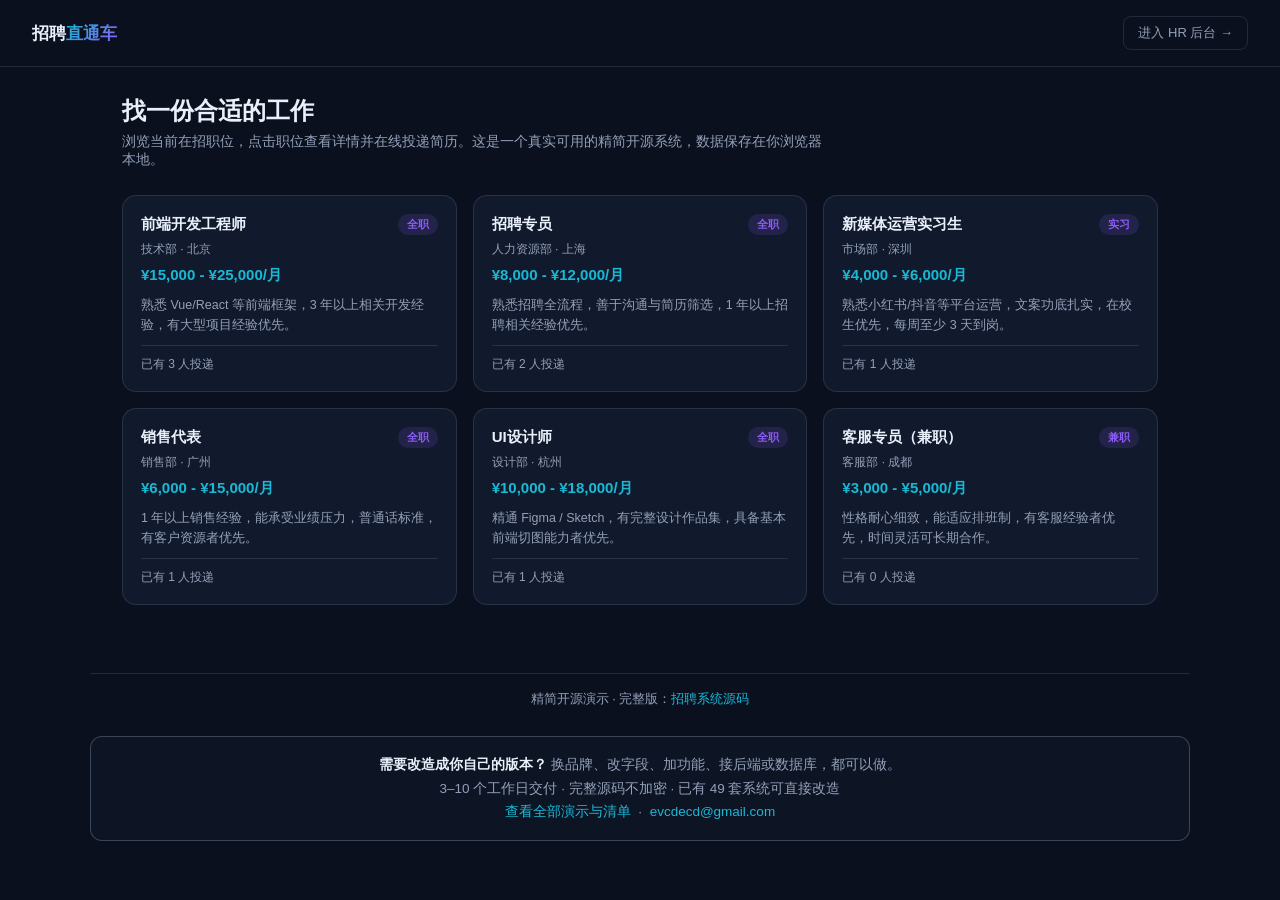
<file: index.html>
<!DOCTYPE html>
<html lang="zh-CN">
<head>
<meta charset="UTF-8">
<meta name="viewport" content="width=device-width, initial-scale=1.0">
<title>招聘系统（精简开源版）</title>
<meta name="description" content="免费开源的招聘系统精简版：职位浏览、在线投递简历、查看投递人数，后台职位与应聘管理，真实增删改查功能，纯前端+localStorage实现，可作为学习或二次开发起点。">
<link rel="stylesheet" href="style.css">
</head>
<body>
  <header class="topbar">
    <div class="brand">招聘<span class="accent">直通车</span></div>
    <a href="admin.html" class="nav-link">进入 HR 后台 →</a>
  </header>

  <main class="container">
    <div class="page-head">
      <h1>找一份合适的工作</h1>
      <p>浏览当前在招职位，点击职位查看详情并在线投递简历。这是一个真实可用的精简开源系统，数据保存在你浏览器本地。</p>
    </div>
    <div id="jobGrid" class="job-grid"></div>
  </main>

  <div class="modal-backdrop" id="modalBackdrop">
    <div class="modal">
      <button class="modal-close" id="btnCloseModal">&times;</button>
      <h2 id="modalJobTitle"></h2>
      <p class="sub" id="modalJobMeta"></p>
      <div class="booked-ranges" id="jobRequirements"></div>
      <div class="booked-ranges" id="applyCount"></div>
      <div id="modalMsg"></div>
      <form id="applyForm" novalidate>
        <div class="field">
          <label>姓名</label>
          <input id="candidateNameInput" type="text" required placeholder="用于联系你的姓名">
        </div>
        <div class="field">
          <label>手机号</label>
          <input id="phoneInput" type="text" required placeholder="用于 HR 联系你的手机号">
        </div>
        <div class="field">
          <label>简历摘要 / 自我介绍</label>
          <textarea id="resumeInput" rows="4" required placeholder="简单介绍一下你的工作经历、技能或优势"></textarea>
        </div>
        <button type="submit" class="btn btn-primary btn-block">提交应聘申请</button>
      </form>
    </div>
  </div>

  <script src="data.js"></script>
  <script src="script.js"></script>

<footer style="margin:40px auto 16px;max-width:1100px;padding:16px 20px 0;border-top:1px solid var(--line,rgba(147,160,184,.18));text-align:center;color:var(--muted,#93A0B8);font-size:13px">精简开源演示 &middot; 完整版：<a href="https://inzyxuashop.com/zhaopin-yuanma.html" target="_blank" rel="noopener" style="color:var(--cyan,#19B8D4);text-decoration:none">招聘系统源码</a></footer>

<!-- custom-delivery -->
<div style="max-width:1100px;margin:28px auto 34px;padding:16px 20px;border:1px solid rgba(147,160,184,.35);border-radius:12px;background:rgba(17,26,44,.55);font:13.5px/1.75 -apple-system,BlinkMacSystemFont,'Segoe UI','PingFang SC','Microsoft YaHei',sans-serif;color:#93a0b8;text-align:center">
  <strong style="color:#eaf0fa">需要改造成你自己的版本？</strong>
  换品牌、改字段、加功能、接后端或数据库，都可以做。<br>
  3–10 个工作日交付 · 完整源码不加密 · 已有 49 套系统可直接改造<br>
  <a href="https://inzyxuashop.com" style="color:#19b8d4;text-decoration:none">查看全部演示与清单</a>
  &nbsp;·&nbsp;
  <a href="mailto:evcdecd@gmail.com" style="color:#19b8d4;text-decoration:none">evcdecd@gmail.com</a>
</div>
</body>
</html>
</file>
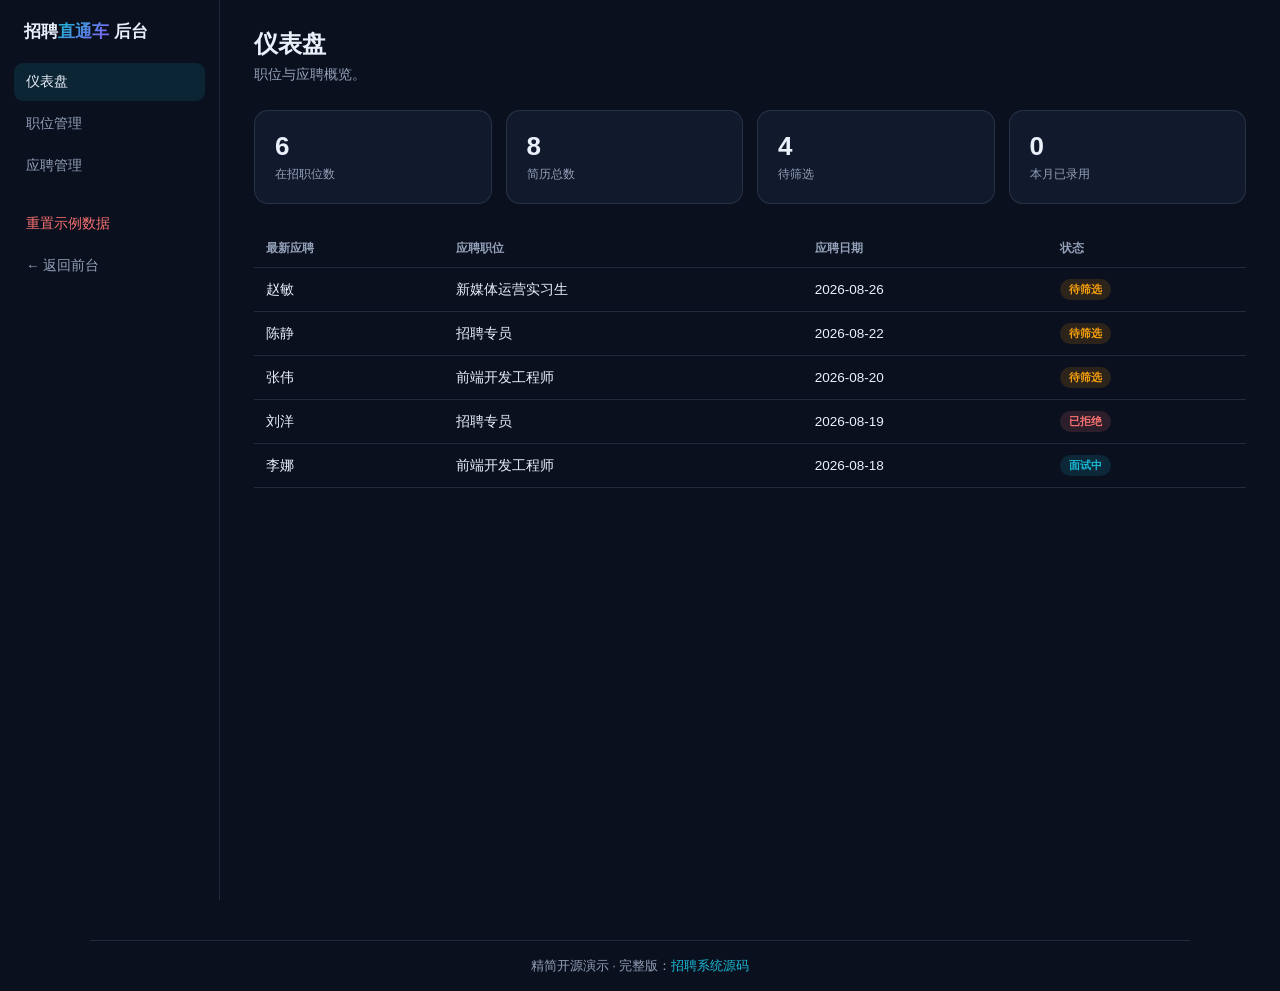
<file: admin.html>
<!DOCTYPE html>
<html lang="zh-CN">
<head>
<meta charset="UTF-8">
<meta name="viewport" content="width=device-width, initial-scale=1.0">
<title>HR后台 · 招聘系统（精简开源版）</title>
<link rel="stylesheet" href="style.css">
</head>
<body>
  <div class="admin-layout">
    <aside class="sidebar">
      <div class="brand">招聘<span class="accent">直通车</span> 后台</div>
      <div class="side-link active" data-view="dashboard">仪表盘</div>
      <div class="side-link" data-view="jobs">职位管理</div>
      <div class="side-link" data-view="applications">应聘管理</div>
      <div class="side-link" id="btnResetData" style="margin-top:20px;color:var(--red)">重置示例数据</div>
      <a href="index.html" class="side-link">← 返回前台</a>
    </aside>

    <main class="admin-main">
      <section id="view-dashboard" class="admin-view active">
        <div class="page-head"><h1>仪表盘</h1><p>职位与应聘概览。</p></div>
        <div class="stat-grid" id="statGrid"></div>
        <table>
          <thead><tr><th>最新应聘</th><th>应聘职位</th><th>应聘日期</th><th>状态</th></tr></thead>
          <tbody id="recentAppsBody"></tbody>
        </table>
      </section>

      <section id="view-jobs" class="admin-view">
        <div class="page-head"><h1>职位管理</h1><p>添加、编辑、上线或下架职位。</p></div>
        <div class="table-toolbar">
          <span></span>
          <button class="btn btn-primary btn-sm" id="btnAddJob">+ 新增职位</button>
        </div>
        <table>
          <thead><tr><th>职位名称</th><th>部门</th><th>城市</th><th>薪资范围</th><th>类型</th><th>状态</th><th>操作</th></tr></thead>
          <tbody id="jobsBody"></tbody>
        </table>
      </section>

      <section id="view-applications" class="admin-view">
        <div class="page-head"><h1>应聘管理</h1><p>按职位或状态筛选，推进应聘流程。</p></div>
        <div class="table-toolbar">
          <select id="jobFilter" class="job-filter-select">
            <option value="all">全部职位</option>
          </select>
          <div class="filter-row" id="appFilters">
            <button class="filter-btn active" data-status="all">全部</button>
            <button class="filter-btn" data-status="待筛选">待筛选</button>
            <button class="filter-btn" data-status="面试中">面试中</button>
            <button class="filter-btn" data-status="已录用">已录用</button>
            <button class="filter-btn" data-status="已拒绝">已拒绝</button>
          </div>
        </div>
        <table>
          <thead><tr><th>候选人</th><th>应聘职位</th><th>电话</th><th>应聘日期</th><th>状态</th><th>操作</th></tr></thead>
          <tbody id="appsBody"></tbody>
        </table>
      </section>
    </main>
  </div>

  <div class="modal-backdrop" id="jobModalBackdrop">
    <div class="modal">
      <button class="modal-close" id="btnCloseJobModal">&times;</button>
      <h2 id="jobModalTitle">新增职位</h2>
      <div id="jobModalMsg"></div>
      <form id="jobForm" novalidate>
        <input type="hidden" id="jobIdInput">
        <div class="field"><label>职位名称</label><input id="jobTitleInput" type="text" required></div>
        <div class="field-row">
          <div class="field"><label>部门</label><input id="jobDeptInput" type="text" required></div>
          <div class="field"><label>城市</label><input id="jobCityInput" type="text" required></div>
        </div>
        <div class="field-row">
          <div class="field"><label>薪资下限（元/月）</label><input id="jobSalaryMinInput" type="number" min="0" required></div>
          <div class="field"><label>薪资上限（元/月）</label><input id="jobSalaryMaxInput" type="number" min="0" required></div>
        </div>
        <div class="field">
          <label>用工类型</label>
          <select id="jobTypeInput">
            <option value="全职">全职</option>
            <option value="兼职">兼职</option>
            <option value="实习">实习</option>
          </select>
        </div>
        <div class="field"><label>职位要求</label><textarea id="jobReqInput" rows="3" required></textarea></div>
        <button type="submit" class="btn btn-primary btn-block">保存</button>
      </form>
    </div>
  </div>

  <div class="modal-backdrop" id="appModalBackdrop">
    <div class="modal">
      <button class="modal-close" id="btnCloseAppModal">&times;</button>
      <h2 id="appModalTitle">应聘详情</h2>
      <p class="sub" id="appModalMeta"></p>
      <div class="booked-ranges" id="appModalResume"></div>
    </div>
  </div>

  <script src="data.js"></script>
  <script src="admin.js"></script>

<footer style="margin:40px auto 16px;max-width:1100px;padding:16px 20px 0;border-top:1px solid var(--line,rgba(147,160,184,.18));text-align:center;color:var(--muted,#93A0B8);font-size:13px">精简开源演示 &middot; 完整版：<a href="https://inzyxuashop.com/zhaopin-yuanma.html" target="_blank" rel="noopener" style="color:var(--cyan,#19B8D4);text-decoration:none">招聘系统源码</a></footer>
</body>
</html>
</file>
<file: style.css>
:root{--ink:#0A101E;--surface:#111a2c;--surface2:#16223a;--line:rgba(147,160,184,.18);--muted:#93A0B8;--text:#EAF0FA;--cyan:#19B8D4;--violet:#8B5CF6;--green:#3ED598;--red:#F87171;--amber:#F59E0B;--radius:14px;color-scheme:dark}
*{box-sizing:border-box}
body{margin:0;background:var(--ink);color:var(--text);font-family:-apple-system,BlinkMacSystemFont,"Segoe UI","PingFang SC","Microsoft YaHei",sans-serif;min-height:100vh}
a{color:inherit;text-decoration:none}

.topbar{display:flex;align-items:center;justify-content:space-between;padding:16px 32px;border-bottom:1px solid var(--line)}
.brand{font-size:17px;font-weight:700}
.brand .accent{background:linear-gradient(135deg,var(--cyan),var(--violet));-webkit-background-clip:text;background-clip:text;color:transparent}
.nav-link{font-size:13px;color:var(--muted);border:1px solid var(--line);padding:7px 14px;border-radius:8px}
.nav-link:hover{border-color:var(--cyan);color:var(--text)}

.container{max-width:1100px;margin:0 auto;padding:28px 32px}
.page-head h1{font-size:24px;font-weight:700;margin:0 0 6px}
.page-head p{color:var(--muted);font-size:14px;margin:0 0 26px;max-width:700px}

.job-grid{display:grid;grid-template-columns:repeat(auto-fill,minmax(260px,1fr));gap:16px}
.job-card{background:var(--surface);border:1px solid var(--line);border-radius:var(--radius);overflow:hidden;cursor:pointer;transition:transform .2s,border-color .2s}
.job-card:hover{transform:translateY(-3px);border-color:rgba(25,184,212,.4)}
.job-card__body{padding:18px}
.job-card__top{display:flex;align-items:center;justify-content:space-between;gap:8px}
.job-card__top h3{margin:0;font-size:15px}
.job-card__loc{font-size:12px;color:var(--muted);margin:6px 0 8px}
.job-card__price{font-size:15px;font-weight:700;color:var(--cyan);margin-bottom:10px}
.job-card__req{font-size:12.5px;color:var(--muted);margin:0 0 10px;line-height:1.6;display:-webkit-box;-webkit-line-clamp:2;-webkit-box-orient:vertical;overflow:hidden}
.job-card__count{font-size:12px;color:var(--muted);border-top:1px solid var(--line);padding-top:10px}

.modal-backdrop{position:fixed;inset:0;background:rgba(4,8,16,.75);display:none;align-items:center;justify-content:center;padding:20px;z-index:50}
.modal-backdrop.show{display:flex}
.modal{background:var(--surface);border:1px solid var(--line);border-radius:18px;max-width:460px;width:100%;max-height:88vh;overflow:auto;padding:26px}
.modal h2{margin:0 0 6px;font-size:18px}
.modal .sub{color:var(--muted);font-size:12.5px;margin:0 0 18px}
.modal-close{float:right;background:none;border:none;color:var(--muted);font-size:20px;cursor:pointer}

.field{display:flex;flex-direction:column;gap:6px;margin-bottom:14px}
.field label{font-size:12px;color:var(--muted);font-weight:600}
.field input,.field select,.field textarea{background:rgba(147,160,184,.06);border:1px solid var(--line);border-radius:8px;padding:9px 11px;color:var(--text);font-family:inherit;font-size:13.5px;outline:none;width:100%}
.field input:focus,.field select:focus,.field textarea:focus{border-color:var(--cyan)}
.field-row{display:grid;grid-template-columns:1fr 1fr;gap:10px}

.btn{font-family:inherit;font-size:13.5px;font-weight:600;padding:10px 18px;border-radius:9px;border:1px solid var(--line);background:transparent;color:var(--text);cursor:pointer}
.btn:hover{border-color:var(--cyan)}
.btn-primary{background:linear-gradient(135deg,var(--cyan),var(--violet));border:none;color:#06121A}
.btn-block{width:100%}
.btn-sm{padding:5px 11px;font-size:12px}
.btn-danger{border-color:rgba(248,113,113,.4);color:var(--red)}

.msg{margin:0 0 14px;font-size:12.5px;padding:9px 12px;border-radius:8px}
.msg.error{background:rgba(248,113,113,.1);border:1px solid rgba(248,113,113,.3);color:var(--red)}
.msg.success{background:rgba(62,213,152,.1);border:1px solid rgba(62,213,152,.3);color:var(--green)}

.booked-ranges{font-size:12px;color:var(--muted);margin:0 0 16px;padding:10px 12px;background:rgba(147,160,184,.05);border-radius:8px;line-height:1.6}
.booked-ranges strong{color:var(--text)}

/* admin */
.admin-layout{display:flex;min-height:100vh}
.sidebar{width:220px;flex-shrink:0;border-right:1px solid var(--line);padding:20px 14px}
.sidebar .brand{padding:0 10px 20px}
.side-link{display:block;padding:10px 12px;border-radius:9px;font-size:13.5px;color:var(--muted);margin-bottom:4px;cursor:pointer}
.side-link:hover{background:rgba(147,160,184,.06)}
.side-link.active{background:rgba(25,184,212,.12);color:var(--text)}
.admin-main{flex:1;padding:28px 34px;overflow:auto}
.admin-view{display:none}
.admin-view.active{display:block}

.stat-grid{display:grid;grid-template-columns:repeat(4,1fr);gap:14px;margin-bottom:26px}
.stat-card{background:var(--surface);border:1px solid var(--line);border-radius:var(--radius);padding:20px}
.stat-card .num{font-size:26px;font-weight:800}
.stat-card .label{font-size:12px;color:var(--muted);margin-top:4px}

table{width:100%;border-collapse:collapse;font-size:13.5px}
th{text-align:left;padding:10px 12px;color:var(--muted);font-weight:600;border-bottom:1px solid var(--line);font-size:12px}
td{padding:11px 12px;border-bottom:1px solid var(--line)}
.badge{display:inline-block;font-size:11px;font-weight:700;padding:3px 9px;border-radius:999px}
.badge.open{background:rgba(62,213,152,.14);color:var(--green)}
.badge.closed{background:rgba(248,113,113,.14);color:var(--red)}
.badge.type{background:rgba(139,92,246,.14);color:var(--violet)}
.badge.pending{background:rgba(245,158,11,.14);color:var(--amber)}
.badge.interview{background:rgba(25,184,212,.14);color:var(--cyan)}
.badge.hired{background:rgba(62,213,152,.14);color:var(--green)}
.badge.rejected{background:rgba(248,113,113,.14);color:var(--red)}
.table-actions{display:flex;gap:6px;flex-wrap:wrap}
.table-toolbar{display:flex;justify-content:space-between;align-items:center;margin-bottom:16px;gap:12px;flex-wrap:wrap}
.filter-row{display:flex;gap:6px;flex-wrap:wrap}
.filter-btn{font-size:12px;padding:6px 12px;border-radius:999px;border:1px solid var(--line);background:transparent;color:var(--muted);cursor:pointer}
.filter-btn.active{border-color:var(--cyan);color:var(--text)}
.job-filter-select{background:rgba(147,160,184,.06);border:1px solid var(--line);border-radius:8px;padding:8px 11px;color:var(--text);font-family:inherit;font-size:12.5px;outline:none}
.job-filter-select:focus{border-color:var(--cyan)}

@media (max-width:820px){
  .admin-layout{flex-direction:column}
  .sidebar{width:100%;display:flex;overflow-x:auto;border-right:none;border-bottom:1px solid var(--line)}
  .stat-grid{grid-template-columns:repeat(2,1fr)}
}
</file>
